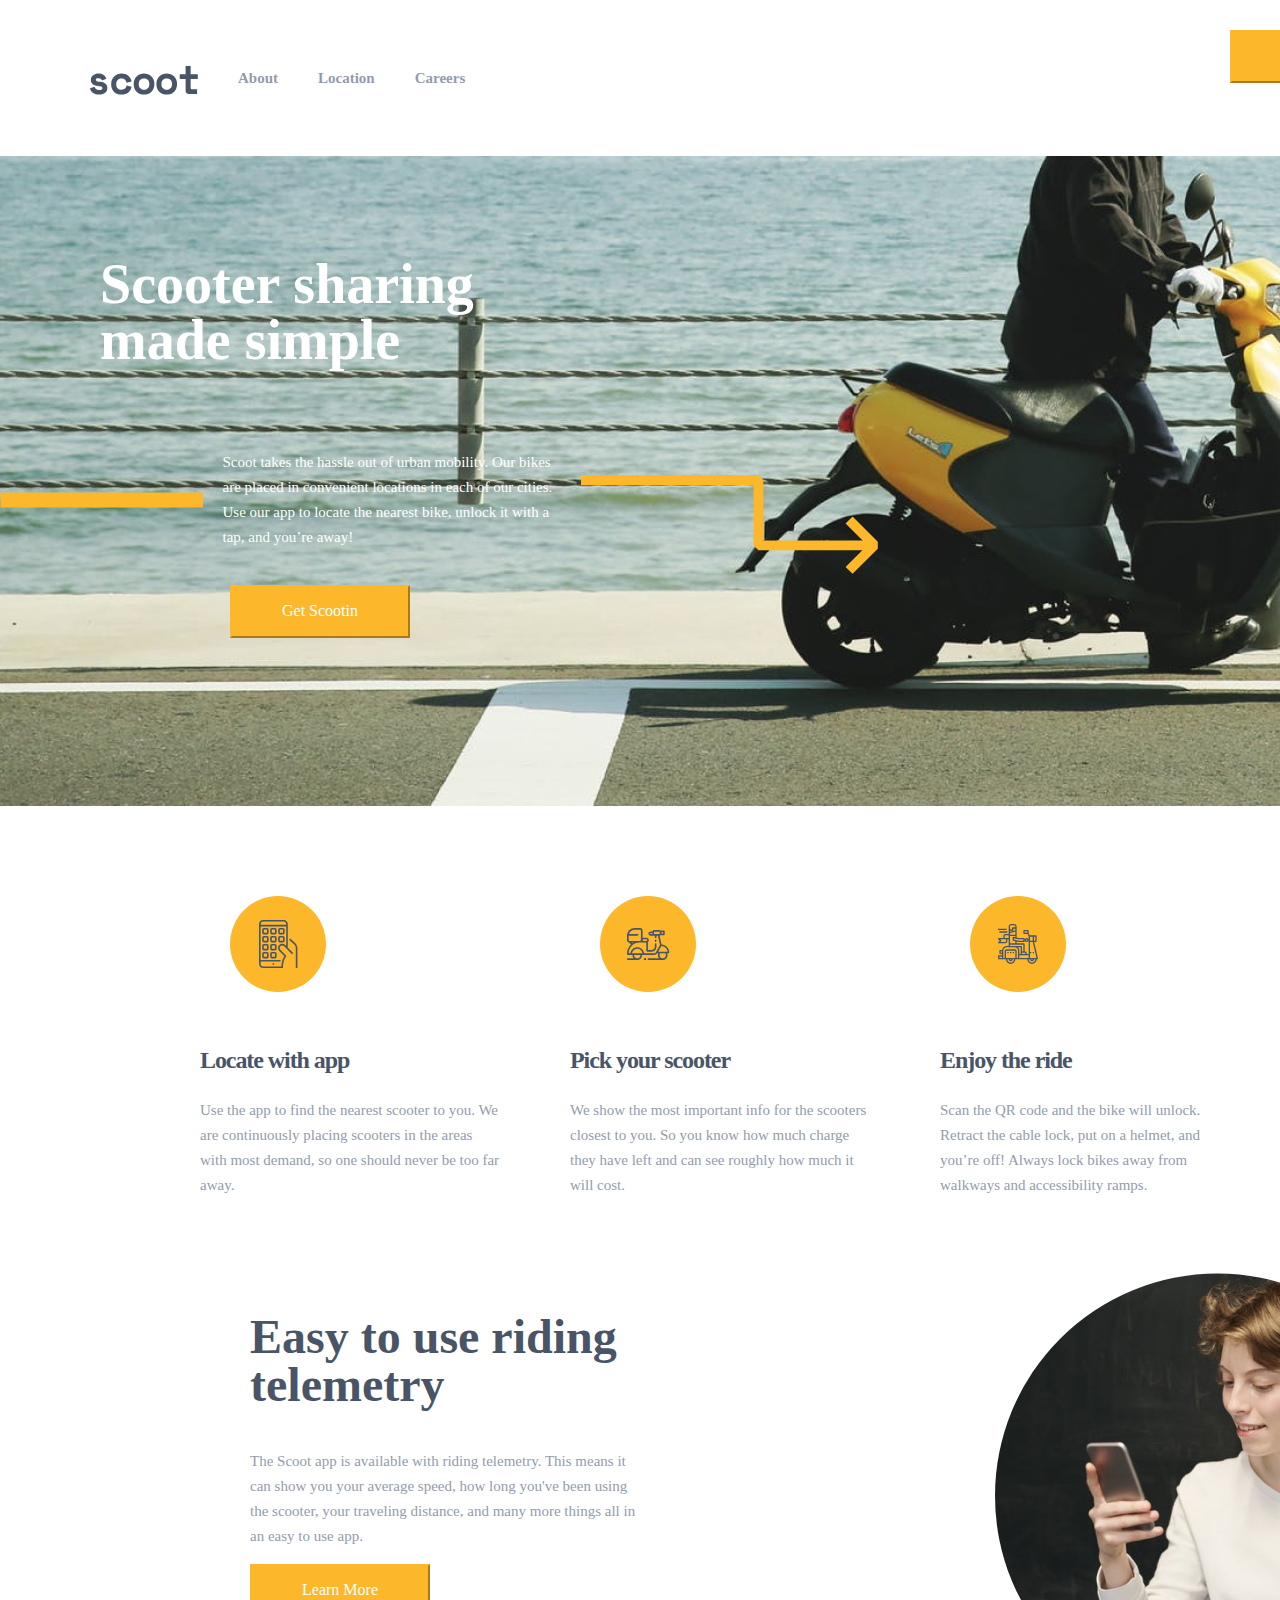
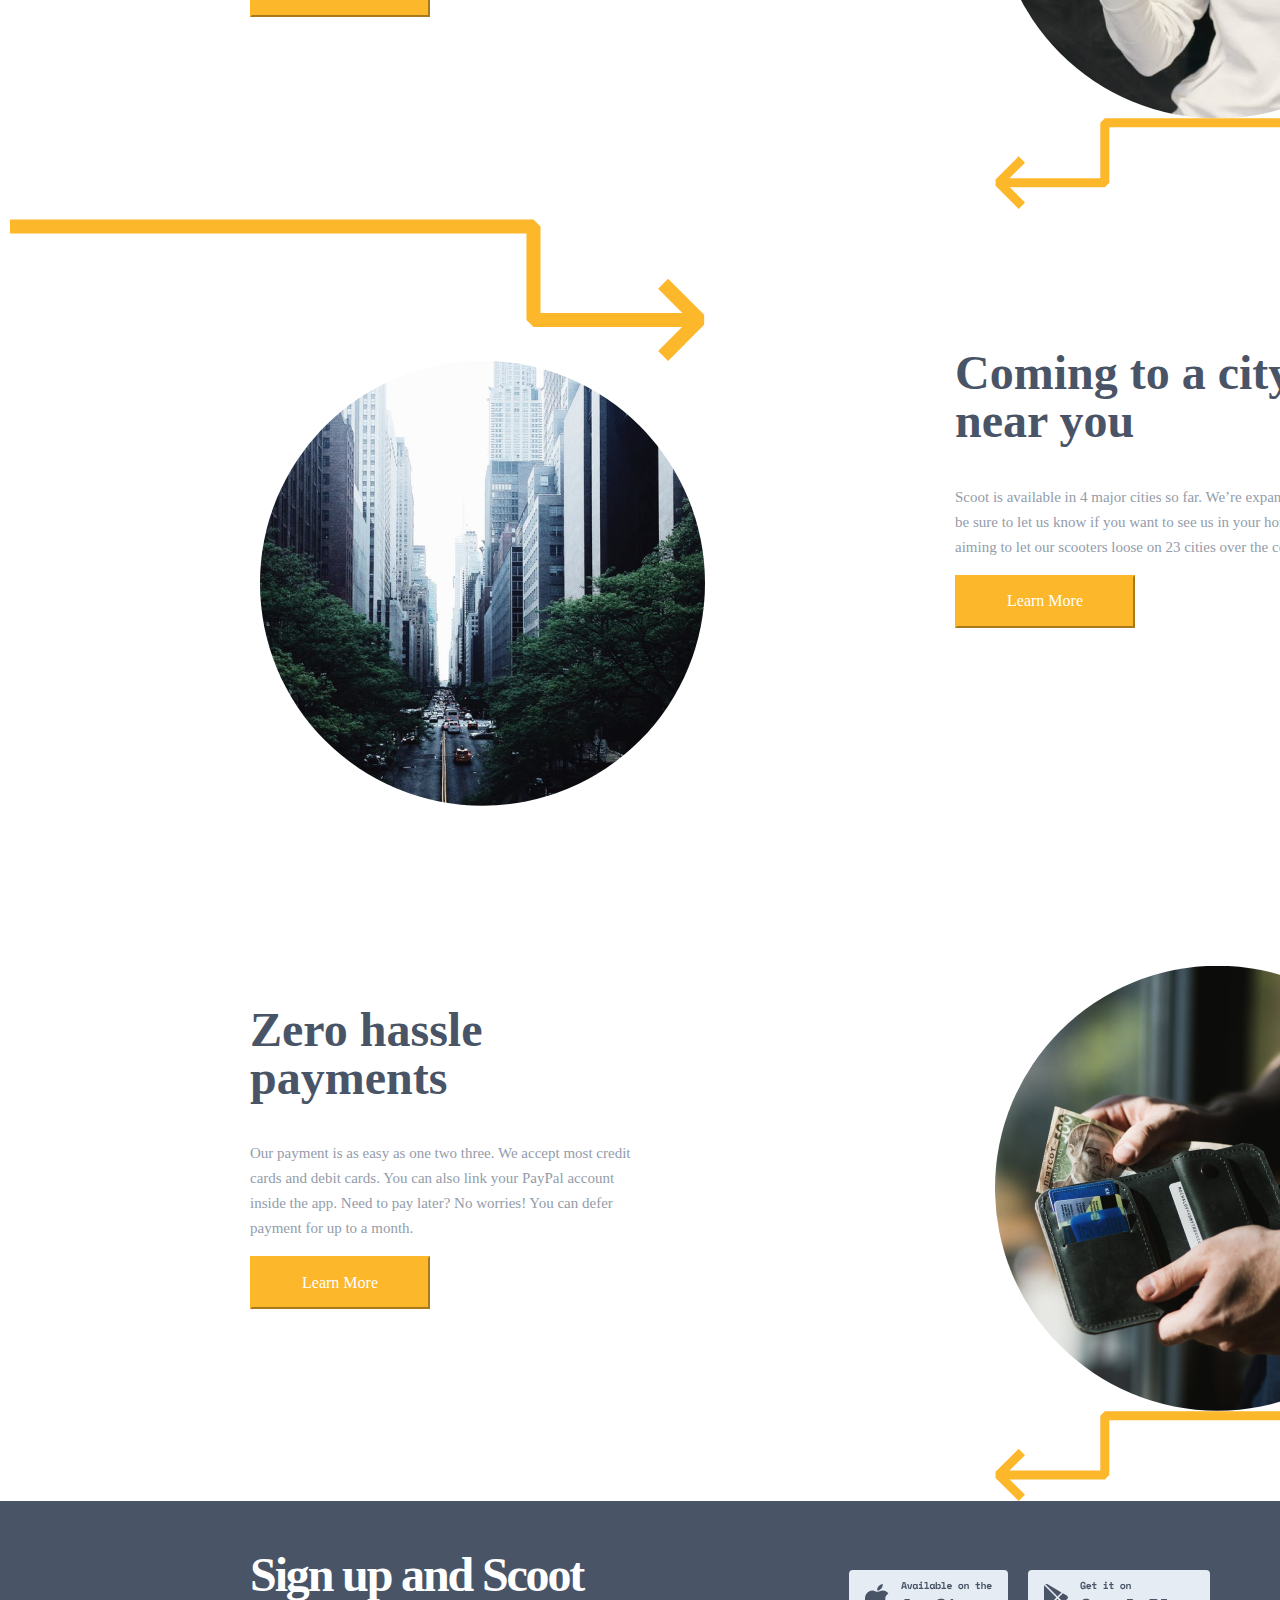
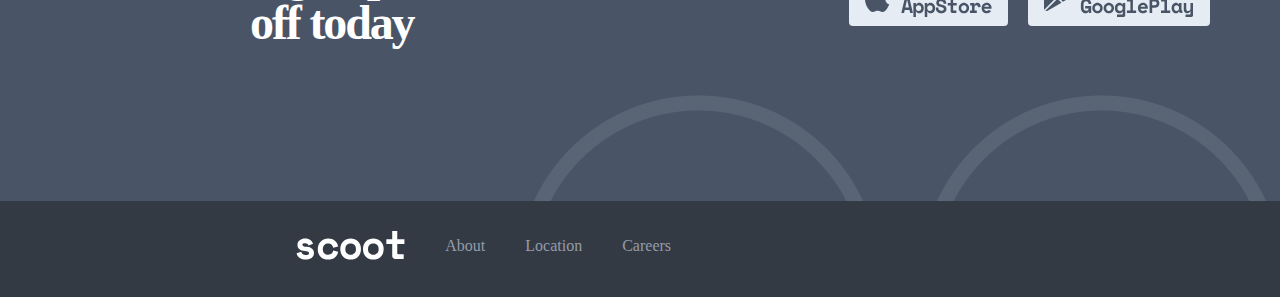
<file: index.html>
<!DOCTYPE html>
<html lang="en">

<head>
    <meta charset="UTF-8">
    <meta http-equiv="X-UA-Compatible" content="IE=edge">
    <meta name="viewport" content="width=device-width, initial-scale=1.0">
    <link rel="stylesheet" href="https://cdnjs.cloudflare.com/ajax/libs/font-awesome/6.1.2/css/all.min.css"
        integrity="sha512-1sCRPdkRXhBV2PBLUdRb4tMg1w2YPf37qatUFeS7zlBy7jJI8Lf4VHwWfZZfpXtYSLy85pkm9GaYVYMfw5BC1A=="
        crossorigin="anonymous" referrerpolicy="no-referrer" />
    <link rel="stylesheet" href="https://cdnjs.cloudflare.com/ajax/libs/font-awesome/6.1.2/css/all.min.css"
        integrity="sha512-1sCRPdkRXhBV2PBLUdRb4tMg1w2YPf37qatUFeS7zlBy7jJI8Lf4VHwWfZZfpXtYSLy85pkm9GaYVYMfw5BC1A=="
        crossorigin="anonymous" referrerpolicy="no-referrer" />
    <link rel="stylesheet" href="https://cdn.jsdelivr.net/npm/bootstrap@5.1.3/dist/css/bootstrap.min.css"
        integrity="sha384-1BmE4kWBq78iYhFldvKuhfTAU6auU8tT94WrHftjDbrCEXSU1oBoqyl2QvZ6jIW3" crossorigin="anonymous">
    <link rel="stylesheet" href="css/about.min.css">
    <link rel="stylesheet" href="css/veriable.css">
    <link rel="stylesheet" href="css/main.css">
    <title>Document</title>
</head>

<body>

    <div class="container">
        <header>
            <nav>
                <div class="nav__1">
                    <ul class="nav__item">
                        <li class="item"><a href="index.html"><img src="./images/logo.svg"></a></li>
                        <li class="item"><a href="about.html">About</a></li>
                        <li class="item"><a href="location.html">Location</a></li>
                        <li class="item"><a href="careers.html">Careers</a></li>
                    </ul>
                </div>
                <div class="nav__2">
                    <button>Get Scootin</button>
                </div>
            </nav>
        </header>

        <section class="bitman">
            <h2 class="bitman__title">
                Scooter sharing made simple
            </h2>
            <div class="bitman__text">
                <div class="flex-game">
                    <img src="images/bitman__right.svg" class="left">
                    <p>
                        Scoot takes the hassle out of urban mobility. Our bikes are placed in convenient locations in
                        each of our cities. Use our app to locate the nearest bike, unlock it with a tap, and you’re
                        away!
                    </p>
                    <img src="images/rigth1.svg" class="right">
                </div>
                <div class="get__button">
                    <button>Get Scootin</button>
                </div>

            </div>

        </section>

        <section class="flex-locate">




            <div class="locate__card">
                <!-- <img src="images/blue__bac.png" class="app"> -->
                <img src="images/app.svg">

                <div class="center">
                    <h3>Locate with app</h3>
                    <p>
                        Use the app to find the nearest scooter to you. We are continuously placing scooters in the
                        areas
                        with most demand, so one should never be too far away.
                    </p>
                </div>
            </div>
            <div class="locate__card">
                <img src="images/scooter.svg">
                <h3>Pick your scooter</h3>
                <p>
                    We show the most important info for the scooters closest to you. So you know how much charge
                    they
                    have left and can see roughly how much it will cost.
                </p>
            </div>
            <div class="locate__card">
                <img src="images/ride.svg">
                <h3>Enjoy the ride</h3>
                <p>
                    Scan the QR code and the bike will unlock. Retract the cable lock, put on a helmet, and you’re
                    off!
                    Always lock bikes away from walkways and accessibility ramps.
                </p>
            </div>


        </section>

        
        <section class="learn__section">

            <div class="easy__text">
                <h2 class="use">
                    Easy to use
                    riding telemetry
                </h2>
                <p class="riding">
                    The Scoot app is available with riding telemetry. This means it can show you your average speed, how
                    long you've been using the scooter, your traveling distance, and many more things all in an easy to
                    use app.
                </p>
                <button>Learn More</button>
            </div>

            <div class="flex-girl">
                <div class="girl">
                </div>
                <img src="images/left__next.svg" class="girl__left">
            </div>

        </section>


        <section class="learn__section">

            <div class="flex-car">
                <div class="flex-girl">
                    <img src="images/right__next.svg">
                    <div class="car">
                    </div>

                </div>

                <div class="easy__text">
                    <h2 class="use2">
                        Coming to a city near you
                    </h2>
                    <p class="riding2">
                        Scoot is available in 4 major cities so far. We’re expanding rapidly, so be sure to let us know if you want to see us in your hometown. We’re aiming to let our scooters loose on 23 cities over the coming year.
                    </p>
                    <button>Learn More</button>
                   
                </div>
            </div>

        </section>

        <section class="learn__section">

            <div class="easy__text">
                <h2 class="use">
                    Zero hassle payments
                </h2>
                <p class="riding">
                    Our payment is as easy as one two three. We accept most credit cards and debit cards. You can also
                    link your PayPal account inside the app. Need to pay later? No worries! You can defer payment for up
                    to a month.
                </p>
                <button>Learn More</button>
            </div>

            <div class="flex-girl">
                <div class="dollar">
                </div>
                <img src="images/left__next.svg" class="girl__left">
            </div>

        </section>

        <footer class="main__foot">

            <div class="flex-footer">
                <div class="sign__foot">

                    <div class="flex-img">
                        <h3>
                            Sign up and Scoot off today
                        </h3>

                        <img src="images/appstore.svg" class="goog">
                        <img src="images/googleplay.svg" class="goog">


                    </div>
                    <div class="oy">
                    </div>

                </div>

                <div class="foot">

                    <div class="nav__1">
                        <ul class="nav__item">
                            <li class="item"><img src="./images/white__scoot.svg"></li>
                            <li class="item">About</li>
                            <li class="item">Location</li>
                            <li class="item">Careers</li>
                        </ul>
                        <div class="icons">
                            <i class="fa-brands fa-square-facebook"></i>
                            <i class="fa-brands fa-twitter"></i>
                            <i class="fa-brands fa-instagram"></i>
                        </div>
                    </div>


                </div>
            </div>

        </footer>



    </div>
</body>
<script src="https://cdn.jsdelivr.net/npm/bootstrap@5.2.0/dist/js/bootstrap.bundle.min.js"
    integrity="sha384-A3rJD856KowSb7dwlZdYEkO39Gagi7vIsF0jrRAoQmDKKtQBHUuLZ9AsSv4jD4Xa" crossorigin="anonymous">


    </script>

</html>
</file>
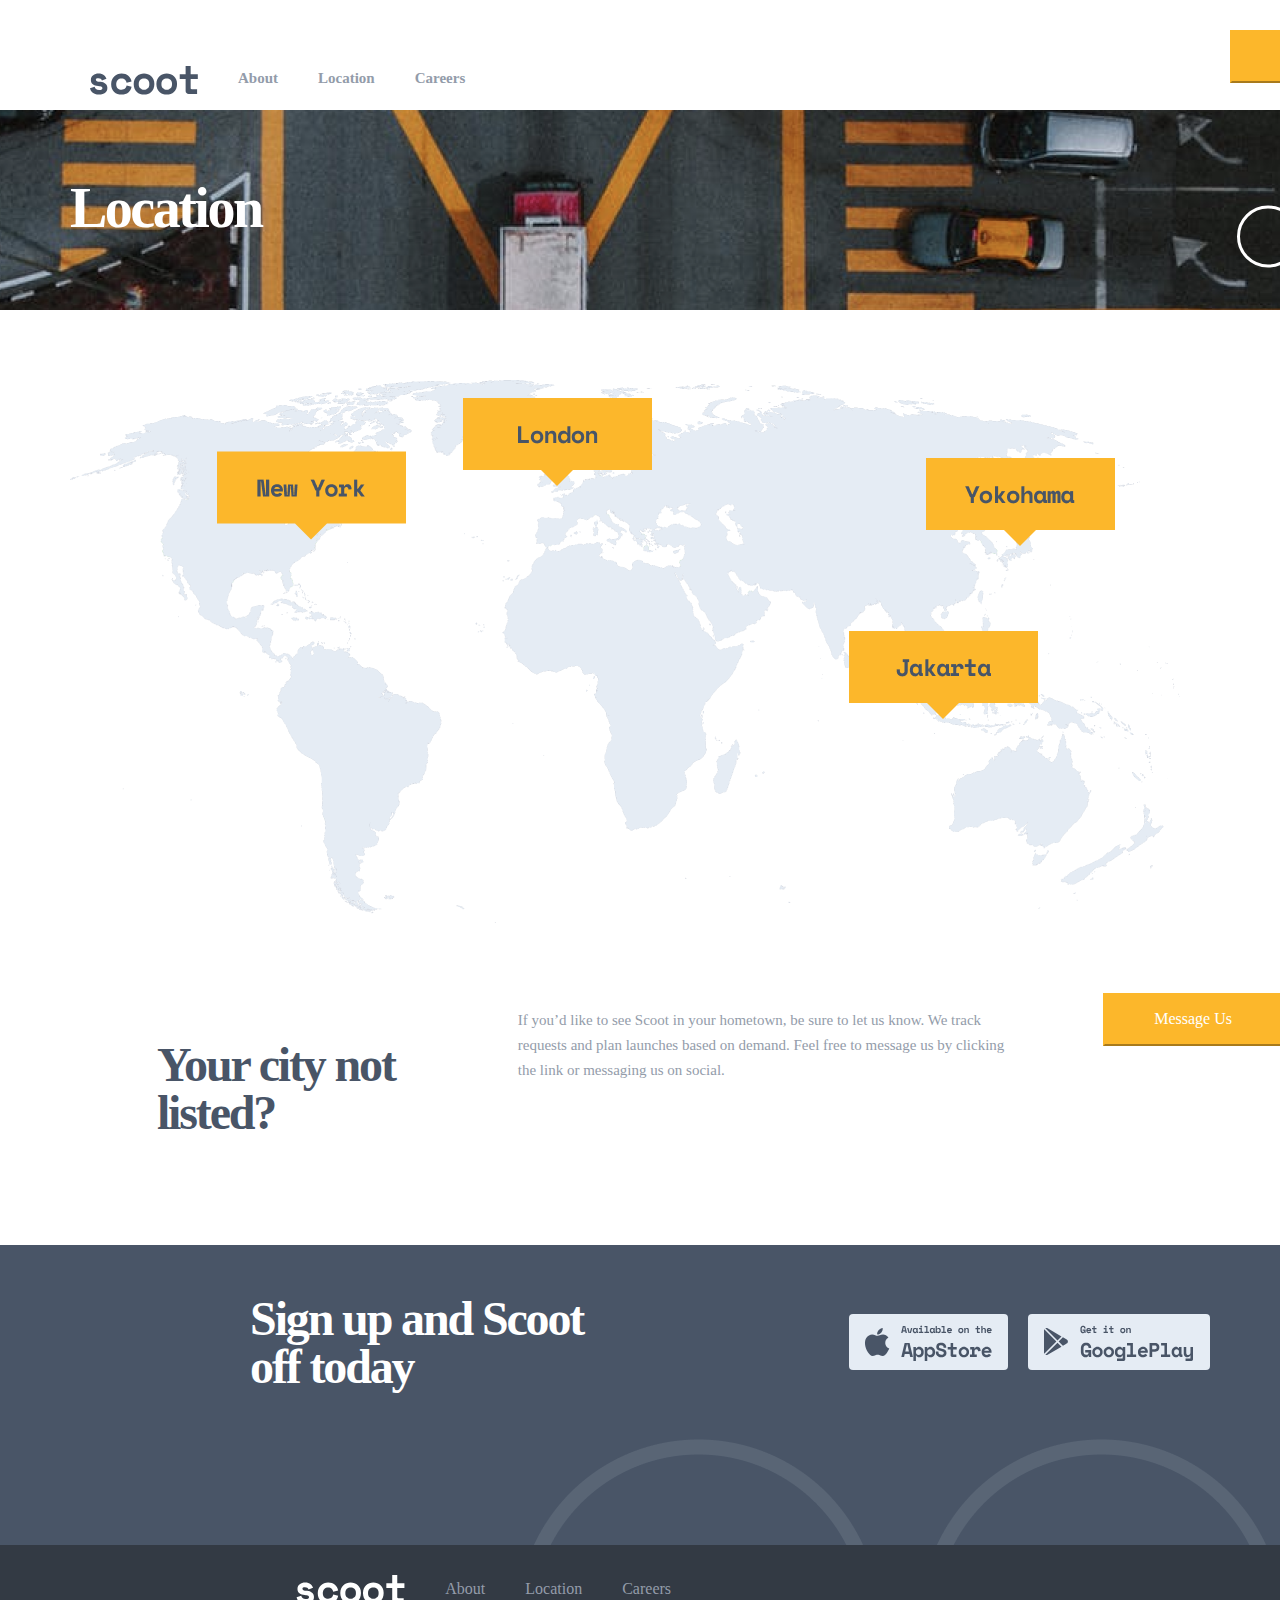
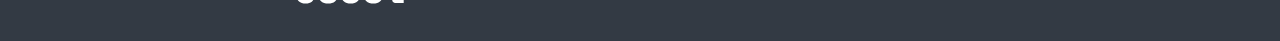
<file: location.html>
<!DOCTYPE html>
<html lang="en">

<head>
    <meta charset="UTF-8">
    <meta http-equiv="X-UA-Compatible" content="IE=edge">
    <meta name="viewport" content="width=device-width, initial-scale=1.0">
    <link rel="stylesheet" href="https://cdnjs.cloudflare.com/ajax/libs/font-awesome/6.1.2/css/all.min.css"
        integrity="sha512-1sCRPdkRXhBV2PBLUdRb4tMg1w2YPf37qatUFeS7zlBy7jJI8Lf4VHwWfZZfpXtYSLy85pkm9GaYVYMfw5BC1A=="
        crossorigin="anonymous" referrerpolicy="no-referrer" />
    <link rel="stylesheet" href="https://cdnjs.cloudflare.com/ajax/libs/font-awesome/6.1.2/css/all.min.css"
        integrity="sha512-1sCRPdkRXhBV2PBLUdRb4tMg1w2YPf37qatUFeS7zlBy7jJI8Lf4VHwWfZZfpXtYSLy85pkm9GaYVYMfw5BC1A=="
        crossorigin="anonymous" referrerpolicy="no-referrer" />
    <link rel="stylesheet" href="https://cdn.jsdelivr.net/npm/bootstrap@5.1.3/dist/css/bootstrap.min.css"
        integrity="sha384-1BmE4kWBq78iYhFldvKuhfTAU6auU8tT94WrHftjDbrCEXSU1oBoqyl2QvZ6jIW3" crossorigin="anonymous">
    <link rel="stylesheet" href="css/veriable.css">
    <link rel="stylesheet" href="css/main.css">
    <link rel="stylesheet" href="css/about.min.css">
    <link rel="stylesheet" href="css/main.min.css">
    <link rel="stylesheet" href="css/about.css">
    <link rel="stylesheet" href="css/careers.min.css">
    <link rel="stylesheet" href="css/careers.css">
    <link rel="stylesheet" href="css/location.min.css">
    <link rel="stylesheet" href="css/location.css">
    <title>Document</title>
</head>

<body>

    <div class="container">

        <!-- header -->

        <header>
            <nav>
                <div class="nav__1">
                    <ul class="nav__item">
                        <li class="item"><a href="index.html"><img src="./images/logo.svg"></a></li>
                        <li class="item"><a href="about.html">About</a></li>
                        <li class="item"><a href="location.html">Location</a></li>
                        <li class="item"><a href="careers.html">Careers</a></li>
                    </ul>
                </div>
                <div class="nav__2">
                    <button>Get Scootin</button>
                </div>
            </nav>
        </header>


        <!-- section 1 -->

        <section class="bitmap__car">
            <div class="about__flex">
                <h3>
                    Location
                </h3>
                <img src="images/3__ayla.svg">
            </div>
        </section>



        <section class="new__york">
            <img src="images/london.png">
        </section>


        <section>
            <div class="flex-city">
                
                    <h3>
                        Your city not listed?
                    </h3>
               
                    <p>
                        If you’d like to see Scoot in your hometown, be sure to let us know. We track requests and plan
                        launches based on demand. Feel free to message us by clicking the link or messaging us on
                        social.
                    </p>
                
                    <button>Message Us</button>
            </div>
        </section>




        <!-- start footer -->

        <footer class="main__foot">

            <div class="flex-footer">
                <div class="sign__foot">

                    <div class="flex-img">
                        <h3>
                            Sign up and Scoot off today
                        </h3>

                        <img src="images/appstore.svg" class="goog">
                        <img src="images/googleplay.svg" class="goog">


                    </div>
                    <div class="oy">
                    </div>

                </div>

                <div class="foot">

                    <div class="nav__1">
                        <ul class="nav__item">
                            <li class="item"><img src="./images/white__scoot.svg"></li>
                            <li class="item">About</li>
                            <li class="item">Location</li>
                            <li class="item">Careers</li>
                        </ul>
                        <div class="icons">
                            <i class="fa-brands fa-square-facebook"></i>
                            <i class="fa-brands fa-twitter"></i>
                            <i class="fa-brands fa-instagram"></i>
                        </div>
                    </div>


                </div>
            </div>

        </footer>

        <!-- finish footer -->

    </div>
</body>
<script src="https://cdn.jsdelivr.net/npm/bootstrap@5.2.0/dist/js/bootstrap.min.js"
    integrity="sha384-ODmDIVzN+pFdexxHEHFBQH3/9/vQ9uori45z4JjnFsRydbmQbmL5t1tQ0culUzyK"
    crossorigin="anonymous"></script>

</html>
</file>
<file: css/veriable.css>
/*# sourceMappingURL=veriable.css.map */
</file>
<file: css/about.css>
.bitmap__car {
  width: 1440px;
  height: 200px;
  background: url(../images/Bitmap__about.png);
  background-size: cover;
  background-position: center;
  background-repeat: no-repeat;
}
.bitmap__car .about__flex {
  display: flex;
  justify-content: space-between;
  align-items: center;
}
.bitmap__car .about__flex h3 {
  font-family: "Space Mono";
  font-style: normal;
  font-weight: 700;
  font-size: 56px;
  line-height: 56px;
  /* identical to box height, or 100% */
  letter-spacing: -2.5px;
  margin-top: 70px;
  margin-left: 70px;
  color: #FFFFFF;
}
.bitmap__car .about__flex img {
  margin-top: 70px;
}
.bitmap__car .girl__tele {
  width: 445px;
  height: 445px;
  background-size: cover;
  background-position: center;
  background-repeat: no-repeat;
  background-image: url(../images/girl__telep.png);
  -webkit-clip-path: circle(50% at 50% 50%);
          clip-path: circle(50% at 50% 50%);
}
.bitmap__car .girl {
  width: 445px;
  height: 445px;
  background-size: cover;
  background-position: center;
  background-repeat: no-repeat;
  background-image: url(../../images/girl.png);
  -webkit-clip-path: circle(50% at 50% 50%);
          clip-path: circle(50% at 50% 50%);
}
.bitmap__car .girl .girl__left {
  background: #FCB72B;
  transform: matrix(-1, 0, 0, 1, 0, 0);
  width: 734.38px;
  height: 114.37px;
  -webkit-transform: matrix(-1, 0, 0, 1, 0, 0);
  -moz-transform: matrix(-1, 0, 0, 1, 0, 0);
  -ms-transform: matrix(-1, 0, 0, 1, 0, 0);
  -o-transform: matrix(-1, 0, 0, 1, 0, 0);
}
.bitmap__car .use {
  font-family: "Space Mono";
  font-style: normal;
  font-weight: 700;
  font-size: 48px;
  line-height: 48px;
  width: 80%;
  color: #495567;
}
.bitmap__car .riding {
  font-family: "Lexend Deca";
  font-style: normal;
  font-weight: 400;
  font-size: 15px;
  line-height: 25px;
  /* or 167% */
  font-weight: 400;
  font-size: 15px;
  color: #939CAA;
}

.learn__section1 {
  display: flex;
  justify-content: space-around;
  margin: 50px 50px;
}

.girl__tele {
  width: 445px;
  height: 445px;
  margin-top: 50px;
  background-size: cover;
  background-position: center;
  background-repeat: no-repeat;
  background-image: url(../images/girl__telep.png);
  -webkit-clip-path: circle(50% at 50% 50%);
          clip-path: circle(50% at 50% 50%);
}
.girl__tele .girl__left {
  background: #FCB72B;
  transform: matrix(-1, 0, 0, 1, 0, 0);
  width: 734.38px;
  height: 114.37px;
  -webkit-transform: matrix(-1, 0, 0, 1, 0, 0);
  -moz-transform: matrix(-1, 0, 0, 1, 0, 0);
  -ms-transform: matrix(-1, 0, 0, 1, 0, 0);
  -o-transform: matrix(-1, 0, 0, 1, 0, 0);
}

.use1 {
  font-family: "Space Mono";
  font-style: normal;
  font-weight: 700;
  font-size: 48px;
  line-height: 48px;
  width: 45%;
  margin-top: 130px;
  margin-left: 250px;
  color: #495567;
}

.use2 {
  font-family: "Space Mono";
  font-style: normal;
  font-weight: 700;
  font-size: 48px;
  line-height: 48px;
  width: 80%;
  margin-top: 130px;
  color: #495567;
}

.riding1 {
  font-family: "Lexend Deca";
  font-style: normal;
  font-weight: 400;
  font-size: 15px;
  line-height: 25px;
  /* or 167% */
  width: 45%;
  margin-top: 30px;
  margin-left: 250px;
  font-weight: 400;
  font-size: 15px;
  color: #939CAA;
}

.riding2 {
  font-family: "Lexend Deca";
  font-style: normal;
  font-weight: 400;
  font-size: 15px;
  line-height: 25px;
  /* or 167% */
  width: 90%;
  font-weight: 400;
  font-size: 15px;
  color: #939CAA;
}

.metro {
  width: 445px;
  height: 445px;
  margin-bottom: 150px;
  margin-left: 250px;
  background-size: cover;
  background-position: center;
  background-repeat: no-repeat;
  background-image: url(../images/poezd.png);
  -webkit-clip-path: circle(50% at 50% 50%);
          clip-path: circle(50% at 50% 50%);
}
.metro .girl__left {
  background: #FCB72B;
  transform: matrix(-1, 0, 0, 1, 0, 0);
  width: 734.38px;
  height: 114.37px;
  -webkit-transform: matrix(-1, 0, 0, 1, 0, 0);
  -moz-transform: matrix(-1, 0, 0, 1, 0, 0);
  -ms-transform: matrix(-1, 0, 0, 1, 0, 0);
  -o-transform: matrix(-1, 0, 0, 1, 0, 0);
}

.flex-value {
  display: flex;
  justify-content: center;
  flex-direction: column;
}
.flex-value .our {
  font-family: "Space Mono";
  font-style: normal;
  font-weight: 700;
  font-size: 48px;
  line-height: 48px;
  /* identical to box height, or 100% */
  text-align: center;
  letter-spacing: -2.14286px;
  color: #495567;
}

.iphone {
  width: 300px;
  height: 300px;
  left: 103px;
  top: 1679px;
  background-size: cover;
  background-repeat: no-repeat;
  background-position: center;
  -webkit-clip-path: circle(50% at 50% 50%);
          clip-path: circle(50% at 50% 50%);
  background-image: url(../images/iphone.svg);
}

.mot {
  width: 300px;
  height: 300px;
  left: 103px;
  top: 1679px;
  background-size: cover;
  background-repeat: no-repeat;
  background-position: center;
  -webkit-clip-path: circle(50% at 50% 50%);
          clip-path: circle(50% at 50% 50%);
  background-image: url(../images/motosikl.svg);
}

.community {
  width: 300px;
  height: 300px;
  left: 103px;
  top: 1679px;
  background-size: cover;
  background-repeat: no-repeat;
  background-position: center;
  -webkit-clip-path: circle(50% at 50% 50%);
          clip-path: circle(50% at 50% 50%);
  background-image: url(../images/community.svg);
}

.con-card {
  display: flex;
  justify-content: center;
  flex-direction: column;
  align-items: center;
}
.con-card .das {
  width: 100px;
}

.con {
  display: flex;
  justify-content: space-evenly;
  margin: 30px 30px;
}
.con .con-card {
  width: 30%;
  margin: 30px 30px;
}
.con h3 {
  font-family: "Space Mono";
  margin: 20px 20px;
  font-style: normal;
  font-weight: 700;
  font-size: 24px;
  line-height: 28px;
  /* identical to box height, or 117% */
  text-align: center;
  letter-spacing: -1.07143px;
  color: #495567;
}
.con p {
  font-family: "Lexend Deca";
  font-style: normal;
  font-weight: 400;
  font-size: 15px;
  line-height: 25px;
  width: 80%;
  /* or 167% */
  text-align: center;
  color: #939CAA;
}

.faq__text {
  display: flex;
  justify-content: center;
  align-items: center;
  text-align: center;
  margin: 20px 20px;
}

.FAQs {
  display: flex;
  justify-content: space-around;
}
.FAQs .safe {
  display: flex;
  flex-direction: column;
  width: 60%;
}
.FAQs .safe h3 {
  font-family: "Space Mono";
  font-style: normal;
  font-weight: 700;
  font-size: 40px;
  line-height: 48px;
  /* identical to box height, or 120% */
  letter-spacing: -1.78571px;
  margin: 40px;
  color: #495567;
}

.flex-faq {
  width: 70%;
  margin-bottom: 100px;
}/*# sourceMappingURL=about.css.map */
</file>
<file: css/careers.css>
.bitmap__way {
  width: 1440px;
  height: 200px;
  background: url(../images/Bitmap__about.png);
  background-size: cover;
  background-position: center;
  background-repeat: no-repeat;
}
.bitmap__way.about__flex {
  display: flex;
  justify-content: space-between;
  align-items: center;
}
.bitmap__way.about__flex h3 {
  font-family: "Space Mono";
  font-style: normal;
  font-weight: 700;
  font-size: 56px;
  line-height: 56px;
  /* identical to box height, or 100% */
  letter-spacing: -2.5px;
  margin-top: 70px;
  margin-left: 70px;
  color: #FFFFFF;
}
.bitmap__way.about__flex img {
  margin-top: 70px;
}

.comand {
  width: 445px;
  height: 445px;
  background-size: cover;
  background-position: center;
  background-repeat: no-repeat;
  background: url(../images/comand.png);
  -webkit-clip-path: circle(50% at 50% 50%);
          clip-path: circle(50% at 50% 50%);
}
.comand .girl__left {
  background: #FCB72B;
  transform: matrix(-1, 0, 0, 1, 0, 0);
  width: 734.38px;
  height: 114.37px;
  -webkit-transform: matrix(-1, 0, 0, 1, 0, 0);
  -moz-transform: matrix(-1, 0, 0, 1, 0, 0);
  -ms-transform: matrix(-1, 0, 0, 1, 0, 0);
  -o-transform: matrix(-1, 0, 0, 1, 0, 0);
}

.flex-develop {
  display: flex;
  justify-content: center;
  flex-direction: column;
}
.flex-develop .flex__develop {
  display: flex;
  justify-content: center;
  align-items: center;
  flex-direction: column;
}
.flex-develop .design__card {
  display: flex;
  justify-content: space-around;
  width: 100%;
  height: 150px;
}
.flex-develop .design__card h3 {
  font-family: "Space Mono";
  font-style: normal;
  font-weight: 700;
  font-size: 24px;
  line-height: 28px;
  /* identical to box height, or 117% */
  letter-spacing: -1.07143px;
  color: #495567;
}

@media (max-width: 768px) {
  .bitmap__way {
    width: 768px;
    height: 200px;
    background: url(../images/Bitmap__about.png);
    background-size: cover;
    background-position: center;
    background-repeat: no-repeat;
  }
  .bitmap__way.about__flex {
    display: flex;
    justify-content: space-between;
    align-items: center;
  }
  .bitmap__way.about__flex h3 {
    font-family: "Space Mono";
    font-style: normal;
    font-weight: 700;
    font-size: 56px;
    line-height: 56px;
    /* identical to box height, or 100% */
    letter-spacing: -2.5px;
    margin-top: 70px;
    margin-left: 70px;
    color: #FFFFFF;
  }
  .bitmap__way.about__flex img {
    margin-top: 70px;
  }
  .comand {
    width: 445px;
    height: 445px;
    background-size: cover;
    background-position: center;
    background-repeat: no-repeat;
    background: url(../images/comand.png);
    -webkit-clip-path: circle(50% at 50% 50%);
            clip-path: circle(50% at 50% 50%);
  }
  .comand .girl__left {
    background: #FCB72B;
    transform: matrix(-1, 0, 0, 1, 0, 0);
    width: 734.38px;
    height: 114.37px;
    -webkit-transform: matrix(-1, 0, 0, 1, 0, 0);
    -moz-transform: matrix(-1, 0, 0, 1, 0, 0);
    -ms-transform: matrix(-1, 0, 0, 1, 0, 0);
    -o-transform: matrix(-1, 0, 0, 1, 0, 0);
  }
  .flex-develop {
    display: flex;
    justify-content: center;
    flex-direction: column;
  }
  .flex-develop .flex__develop {
    display: flex;
    justify-content: center;
    align-items: center;
    flex-direction: column;
  }
  .flex-develop .design__card {
    display: flex;
    justify-content: space-around;
    width: 100%;
    height: 150px;
  }
  .flex-develop .design__card h3 {
    font-family: "Space Mono";
    font-style: normal;
    font-weight: 700;
    font-size: 24px;
    line-height: 28px;
    /* identical to box height, or 117% */
    letter-spacing: -1.07143px;
    color: #495567;
  }
}/*# sourceMappingURL=careers.css.map */
</file>
<file: css/location.css>
.new__york {
  margin: 70px 70px;
  width: 1110px;
  height: 542.81px;
}

.flex-city {
  display: flex;
  justify-content: space-evenly;
  margin: 60px 60px;
}
.flex-city h3 {
  font-family: "Space Mono";
  font-style: normal;
  font-weight: 700;
  font-size: 48px;
  line-height: 48px;
  /* or 100% */
  width: 20%;
  letter-spacing: -2.14286px;
  color: #495567;
}
.flex-city p {
  font-family: "Lexend Deca";
  font-style: normal;
  font-weight: 400;
  font-size: 15px;
  line-height: 25px;
  /* or 167% */
  width: 37%;
  color: #939CAA;
}

@media (max-width: 768px) {
  .bitmap__car {
    width: 700px;
  }
  .bitmap__car .about__flex {
    display: flex;
    justify-content: space-around;
  }
  .new__york {
    margin: 10px 10px;
    width: 689px;
    height: 337px;
  }
  .flex-city {
    display: flex;
    justify-content: space-evenly;
    margin: 60px 60px;
    flex-direction: column;
  }
  .flex-city h3 {
    text-align: center;
    font-family: "Space Mono";
    font-style: normal;
    font-weight: 700;
    font-size: 48px;
    line-height: 48px;
    /* or 100% */
    width: 20%;
    letter-spacing: -2.14286px;
    color: #495567;
  }
  .flex-city p {
    font-family: "Lexend Deca";
    font-style: normal;
    font-weight: 400;
    font-size: 15px;
    line-height: 25px;
    /* or 167% */
    width: 20%;
    text-align: center;
    color: #939CAA;
  }
}
@media (max-width: 593px) {
  .new__york {
    margin: 10px 10px;
    width: 689px;
    height: 337px;
  }
  .flex-city {
    display: flex;
    justify-content: space-evenly;
    margin: 60px 60px;
    flex-direction: column;
  }
  .flex-city h3 {
    text-align: center;
    font-family: "Space Mono";
    font-style: normal;
    font-weight: 700;
    font-size: 48px;
    line-height: 48px;
    /* or 100% */
    width: 20%;
    letter-spacing: -2.14286px;
    color: #495567;
  }
  .flex-city p {
    font-family: "Lexend Deca";
    font-style: normal;
    font-weight: 400;
    font-size: 15px;
    line-height: 25px;
    /* or 167% */
    width: 20%;
    text-align: center;
    color: #939CAA;
  }
}/*# sourceMappingURL=location.css.map */
</file>
<file: css/about.min.css>
.bitmap__car{width:1440px;height:200px;background:url(../images/Bitmap__about.png);background-size:cover;background-position:center;background-repeat:no-repeat}.bitmap__car .about__flex{display:flex;justify-content:space-between;align-items:center}.bitmap__car .about__flex h3{font-family:"Space Mono";font-style:normal;font-weight:700;font-size:56px;line-height:56px;letter-spacing:-2.5px;margin-top:70px;margin-left:70px;color:#fff}.bitmap__car .about__flex img{margin-top:70px}.bitmap__car .girl__tele{width:445px;height:445px;background-size:cover;background-position:center;background-repeat:no-repeat;background-image:url(../images/girl__telep.png);-webkit-clip-path:circle(50% at 50% 50%);clip-path:circle(50% at 50% 50%)}.bitmap__car .girl{width:445px;height:445px;background-size:cover;background-position:center;background-repeat:no-repeat;background-image:url(../../images/girl.png);-webkit-clip-path:circle(50% at 50% 50%);clip-path:circle(50% at 50% 50%)}.bitmap__car .girl .girl__left{background:#fcb72b;transform:matrix(-1, 0, 0, 1, 0, 0);width:734.38px;height:114.37px;-webkit-transform:matrix(-1, 0, 0, 1, 0, 0);-moz-transform:matrix(-1, 0, 0, 1, 0, 0);-ms-transform:matrix(-1, 0, 0, 1, 0, 0);-o-transform:matrix(-1, 0, 0, 1, 0, 0)}.bitmap__car .use{font-family:"Space Mono";font-style:normal;font-weight:700;font-size:48px;line-height:48px;width:80%;color:#495567}.bitmap__car .riding{font-family:"Lexend Deca";font-style:normal;font-weight:400;font-size:15px;line-height:25px;font-weight:400;font-size:15px;color:#939caa}.learn__section1{display:flex;justify-content:space-around;margin:50px 50px}.girl__tele{width:445px;height:445px;margin-top:50px;background-size:cover;background-position:center;background-repeat:no-repeat;background-image:url(../images/girl__telep.png);-webkit-clip-path:circle(50% at 50% 50%);clip-path:circle(50% at 50% 50%)}.girl__tele .girl__left{background:#fcb72b;transform:matrix(-1, 0, 0, 1, 0, 0);width:734.38px;height:114.37px;-webkit-transform:matrix(-1, 0, 0, 1, 0, 0);-moz-transform:matrix(-1, 0, 0, 1, 0, 0);-ms-transform:matrix(-1, 0, 0, 1, 0, 0);-o-transform:matrix(-1, 0, 0, 1, 0, 0)}.use1{font-family:"Space Mono";font-style:normal;font-weight:700;font-size:48px;line-height:48px;width:45%;margin-top:130px;margin-left:250px;color:#495567}.use2{font-family:"Space Mono";font-style:normal;font-weight:700;font-size:48px;line-height:48px;width:80%;margin-top:130px;color:#495567}.riding1{font-family:"Lexend Deca";font-style:normal;font-weight:400;font-size:15px;line-height:25px;width:45%;margin-top:30px;margin-left:250px;font-weight:400;font-size:15px;color:#939caa}.riding2{font-family:"Lexend Deca";font-style:normal;font-weight:400;font-size:15px;line-height:25px;width:90%;font-weight:400;font-size:15px;color:#939caa}.metro{width:445px;height:445px;margin-bottom:150px;margin-left:250px;background-size:cover;background-position:center;background-repeat:no-repeat;background-image:url(../images/poezd.png);-webkit-clip-path:circle(50% at 50% 50%);clip-path:circle(50% at 50% 50%)}.metro .girl__left{background:#fcb72b;transform:matrix(-1, 0, 0, 1, 0, 0);width:734.38px;height:114.37px;-webkit-transform:matrix(-1, 0, 0, 1, 0, 0);-moz-transform:matrix(-1, 0, 0, 1, 0, 0);-ms-transform:matrix(-1, 0, 0, 1, 0, 0);-o-transform:matrix(-1, 0, 0, 1, 0, 0)}.flex-value{display:flex;justify-content:center;flex-direction:column}.flex-value .our{font-family:"Space Mono";font-style:normal;font-weight:700;font-size:48px;line-height:48px;text-align:center;letter-spacing:-2.14286px;color:#495567}.iphone{width:300px;height:300px;left:103px;top:1679px;background-size:cover;background-repeat:no-repeat;background-position:center;-webkit-clip-path:circle(50% at 50% 50%);clip-path:circle(50% at 50% 50%);background-image:url(../images/iphone.svg)}.mot{width:300px;height:300px;left:103px;top:1679px;background-size:cover;background-repeat:no-repeat;background-position:center;-webkit-clip-path:circle(50% at 50% 50%);clip-path:circle(50% at 50% 50%);background-image:url(../images/motosikl.svg)}.community{width:300px;height:300px;left:103px;top:1679px;background-size:cover;background-repeat:no-repeat;background-position:center;-webkit-clip-path:circle(50% at 50% 50%);clip-path:circle(50% at 50% 50%);background-image:url(../images/community.svg)}.con-card{display:flex;justify-content:center;flex-direction:column;align-items:center}.con-card .das{width:100px}.con{display:flex;justify-content:space-evenly;margin:30px 30px}.con .con-card{width:30%;margin:30px 30px}.con h3{font-family:"Space Mono";margin:20px 20px;font-style:normal;font-weight:700;font-size:24px;line-height:28px;text-align:center;letter-spacing:-1.07143px;color:#495567}.con p{font-family:"Lexend Deca";font-style:normal;font-weight:400;font-size:15px;line-height:25px;width:80%;text-align:center;color:#939caa}.faq__text{display:flex;justify-content:center;align-items:center;text-align:center;margin:20px 20px}.FAQs{display:flex;justify-content:space-around}.FAQs .safe{display:flex;flex-direction:column;width:60%}.FAQs .safe h3{font-family:"Space Mono";font-style:normal;font-weight:700;font-size:40px;line-height:48px;letter-spacing:-1.78571px;margin:40px;color:#495567}.flex-faq{width:70%;margin-bottom:100px}/*# sourceMappingURL=about.min.css.map */
</file>
<file: css/main.css>
/*! normalize.css v8.0.1 | MIT License | github.com/necolas/normalize.css */
/* Document
   ========================================================================== */
/**
 * 1. Correct the line height in all browsers.
 * 2. Prevent adjustments of font size after orientation changes in iOS.
 */
html {
  line-height: 1.15; /* 1 */
  -webkit-text-size-adjust: 100%; /* 2 */
}

/* Sections
   ========================================================================== */
/**
 * Remove the margin in all browsers.
 */
body {
  margin: 0;
}

/**
 * Render the `main` element consistently in IE.
 */
main {
  display: block;
}

/**
 * Correct the font size and margin on `h1` elements within `section` and
 * `article` contexts in Chrome, Firefox, and Safari.
 */
h1 {
  font-size: 2em;
  margin: 0.67em 0;
}

/* Grouping content
   ========================================================================== */
/**
 * 1. Add the correct box sizing in Firefox.
 * 2. Show the overflow in Edge and IE.
 */
hr {
  box-sizing: content-box; /* 1 */
  height: 0; /* 1 */
  overflow: visible; /* 2 */
}

/**
 * 1. Correct the inheritance and scaling of font size in all browsers.
 * 2. Correct the odd `em` font sizing in all browsers.
 */
pre {
  font-family: monospace, monospace; /* 1 */
  font-size: 1em; /* 2 */
}

/* Text-level semantics
   ========================================================================== */
/**
 * Remove the gray background on active links in IE 10.
 */
a {
  background-color: transparent;
}

/**
 * 1. Remove the bottom border in Chrome 57-
 * 2. Add the correct text decoration in Chrome, Edge, IE, Opera, and Safari.
 */
abbr[title] {
  border-bottom: none; /* 1 */
  text-decoration: underline; /* 2 */
  -webkit-text-decoration: underline dotted;
          text-decoration: underline dotted; /* 2 */
}

/**
 * Add the correct font weight in Chrome, Edge, and Safari.
 */
b,
strong {
  font-weight: bolder;
}

/**
 * 1. Correct the inheritance and scaling of font size in all browsers.
 * 2. Correct the odd `em` font sizing in all browsers.
 */
code,
kbd,
samp {
  font-family: monospace, monospace; /* 1 */
  font-size: 1em; /* 2 */
}

/**
 * Add the correct font size in all browsers.
 */
small {
  font-size: 80%;
}

/**
 * Prevent `sub` and `sup` elements from affecting the line height in
 * all browsers.
 */
sub,
sup {
  font-size: 75%;
  line-height: 0;
  position: relative;
  vertical-align: baseline;
}

sub {
  bottom: -0.25em;
}

sup {
  top: -0.5em;
}

/* Embedded content
   ========================================================================== */
/**
 * Remove the border on images inside links in IE 10.
 */
img {
  border-style: none;
}

/* Forms
   ========================================================================== */
/**
 * 1. Change the font styles in all browsers.
 * 2. Remove the margin in Firefox and Safari.
 */
button,
input,
optgroup,
select,
textarea {
  font-family: inherit; /* 1 */
  font-size: 100%; /* 1 */
  line-height: 1.15; /* 1 */
  margin: 0; /* 2 */
}

/**
 * Show the overflow in IE.
 * 1. Show the overflow in Edge.
 */
button,
input { /* 1 */
  overflow: visible;
}

/**
 * Remove the inheritance of text transform in Edge, Firefox, and IE.
 * 1. Remove the inheritance of text transform in Firefox.
 */
button,
select { /* 1 */
  text-transform: none;
}

/**
 * Correct the inability to style clickable types in iOS and Safari.
 */
button,
[type=button],
[type=reset],
[type=submit] {
  -webkit-appearance: button;
}

/**
 * Remove the inner border and padding in Firefox.
 */
button::-moz-focus-inner,
[type=button]::-moz-focus-inner,
[type=reset]::-moz-focus-inner,
[type=submit]::-moz-focus-inner {
  border-style: none;
  padding: 0;
}

/**
 * Restore the focus styles unset by the previous rule.
 */
button:-moz-focusring,
[type=button]:-moz-focusring,
[type=reset]:-moz-focusring,
[type=submit]:-moz-focusring {
  outline: 1px dotted ButtonText;
}

/**
 * Correct the padding in Firefox.
 */
fieldset {
  padding: 0.35em 0.75em 0.625em;
}

/**
 * 1. Correct the text wrapping in Edge and IE.
 * 2. Correct the color inheritance from `fieldset` elements in IE.
 * 3. Remove the padding so developers are not caught out when they zero out
 *    `fieldset` elements in all browsers.
 */
legend {
  box-sizing: border-box; /* 1 */
  color: inherit; /* 2 */
  display: table; /* 1 */
  max-width: 100%; /* 1 */
  padding: 0; /* 3 */
  white-space: normal; /* 1 */
}

/**
 * Add the correct vertical alignment in Chrome, Firefox, and Opera.
 */
progress {
  vertical-align: baseline;
}

/**
 * Remove the default vertical scrollbar in IE 10+.
 */
textarea {
  overflow: auto;
}

/**
 * 1. Add the correct box sizing in IE 10.
 * 2. Remove the padding in IE 10.
 */
[type=checkbox],
[type=radio] {
  box-sizing: border-box; /* 1 */
  padding: 0; /* 2 */
}

/**
 * Correct the cursor style of increment and decrement buttons in Chrome.
 */
[type=number]::-webkit-inner-spin-button,
[type=number]::-webkit-outer-spin-button {
  height: auto;
}

/**
 * 1. Correct the odd appearance in Chrome and Safari.
 * 2. Correct the outline style in Safari.
 */
[type=search] {
  -webkit-appearance: textfield; /* 1 */
  outline-offset: -2px; /* 2 */
}

/**
 * Remove the inner padding in Chrome and Safari on macOS.
 */
[type=search]::-webkit-search-decoration {
  -webkit-appearance: none;
}

/**
 * 1. Correct the inability to style clickable types in iOS and Safari.
 * 2. Change font properties to `inherit` in Safari.
 */
::-webkit-file-upload-button {
  -webkit-appearance: button; /* 1 */
  font: inherit; /* 2 */
}

/* Interactive
   ========================================================================== */
/*
 * Add the correct display in Edge, IE 10+, and Firefox.
 */
details {
  display: block;
}

/*
 * Add the correct display in all browsers.
 */
summary {
  display: list-item;
}

/* Misc
   ========================================================================== */
/**
 * Add the correct display in IE 10+.
 */
template {
  display: none;
}

/**
 * Add the correct display in IE 10.
 */
[hidden] {
  display: none;
}

html {
  height: 100%;
  scroll-behavior: smooth;
  box-sizing: border-box;
}

*,
*::before,
*::after {
  box-sizing: inherit;
}

body {
  display: flex;
  flex-direction: column;
  height: 100%;
  font-family: "Arial", sans-serif;
  font-size: 16px;
  line-height: 1.5;
}

img {
  max-width: 100%;
  height: auto;
  vertical-align: middle;
}

button {
  width: 180px;
  height: 53px;
  background: #FCB72B;
  border-color: #FCB72B;
  color: #fff;
}

button:hover {
  background-color: #fff;
  border-color: #FCB72B;
  color: #FCB72B;
}

@media (max-width: 768px) {
  button {
    width: 100px;
    height: 43px;
    background: #FCB72B;
    border-color: #FCB72B;
    color: #fff;
    margin-right: 150px;
    margin-top: 20px;
  }
  button:hover {
    background-color: #fff;
    border-color: #FCB72B;
    color: #FCB72B;
  }
}
.container {
  width: 1440px;
  max-width: 1440px;
  font-family: "Space Mono";
}

body {
  font-family: "Space Mono", monospace;
  overflow-x: hidden;
}

@media (max-width: 768px) {
  .container {
    width: 768px;
    max-width: 768px;
  }
}
@media (max-width: 768px) {
  .container {
    width: 375px;
    max-width: 375px;
    flex-direction: column;
  }
}
header {
  background-color: #fff;
  width: 100%;
  height: 80px;
}

nav {
  display: flex;
  justify-content: space-between;
  margin: 30px 30px;
}
nav .nav__1 {
  display: flex;
  justify-content: space-around;
}
nav .nav__1 .nav__item {
  display: flex;
  justify-content: space-evenly;
  list-style-type: none;
}
nav .nav__1 .nav__item .item {
  padding: 20px 20px;
  color: #939CAA;
}
nav .nav__1 .nav__item .item a {
  text-decoration: none;
  font-family: "Space Mono";
  font-style: normal;
  font-weight: 700;
  font-size: 15px;
  line-height: 25px;
  /* identical to box height, or 167% */
  color: #939CAA;
}
nav .nav__1 .nav__item .item a:hover {
  text-decoration: none;
  font-family: "Space Mono";
  font-style: normal;
  font-weight: 700;
  font-size: 15px;
  line-height: 25px;
  /* identical to box height, or 167% */
  color: #FCB72B;
}

@media (max-width: 768px) {
  header {
    width: 768px;
    height: 96px;
    background-color: #fff;
  }
  nav {
    display: flex;
    justify-content: space-between;
  }
  nav .nav__1 {
    display: flex;
    justify-content: space-around;
  }
  nav .nav__1 .nav__item {
    display: flex;
    justify-content: space-evenly;
    list-style-type: none;
  }
  nav .nav__1 .nav__item .item {
    color: #939CAA;
  }
  nav .nav__1 .nav__item .item img {
    width: 107.82px;
    height: 28.56px;
    color: #495567;
  }
  nav .nav__1 .nav__item .item a {
    text-decoration: none;
    font-family: "Space Mono";
    font-style: normal;
    font-weight: 700;
    font-size: 15px;
    line-height: 25px;
    /* identical to box height, or 167% */
    color: #939CAA;
  }
  nav .nav__1 .nav__item .item a:hover {
    text-decoration: none;
    font-family: "Space Mono";
    font-style: normal;
    font-weight: 700;
    font-size: 15px;
    line-height: 25px;
    /* identical to box height, or 167% */
    color: #FCB72B;
  }
}
.bitman {
  background-size: cover;
  background-position: center;
  background-repeat: no-repeat;
  width: 1440px;
  height: 650px;
  background: url(../../images/Bitmap.jpg);
}
.bitman .bitman__title {
  color: #fff;
  font-weight: 700;
  padding-top: 100px;
  padding-left: 100px;
  width: 40%;
  font-size: 56px;
  line-height: 56px;
}
.bitman .flex-game {
  display: flex;
  justify-content: center;
  margin-right: -3900px;
  color: #fff;
  width: 61%;
  flex-direction: row-reverse;
}
.bitman .flex-game p {
  width: 80%;
  font-weight: 400;
  font-size: 15px;
  line-height: 25px;
  padding: 20px 20px;
}
.bitman .flex-game .left {
  margin-top: 60px;
  width: 446.38px;
  height: 99.37px;
}
.bitman .flex-game .right {
  width: 202.5px;
}

.get__button {
  margin: 0px 230px;
}

.poster {
  display: flex;
  justify-content: center;
  width: 1440px;
  max-width: 1440px;
  height: 500px;
}
.poster .app {
  position: absolute;
  width: 974px;
  height: 1px;
  left: 400px;
  top: 900px;
  max-width: 974px;
  border: 10px solid #E5ECF4;
}

.flex-locate {
  margin: 30px 30px;
  display: flex;
  justify-content: center;
}
.flex-locate .locate__card {
  width: 300px;
  margin: 30px 35px;
  z-index: 1;
}
.flex-locate .locate__card img {
  margin: 30px;
  z-index: 1;
}
.flex-locate .locate__card h3 {
  font-family: "Space Mono";
  font-style: normal;
  font-weight: 700;
  font-size: 24px;
  line-height: 28px;
  /* identical to box height, or 117% */
  letter-spacing: -1.07143px;
  color: #495567;
}
.flex-locate .locate__card p {
  font-family: "Lexend Deca";
  font-style: normal;
  font-weight: 400;
  font-size: 15px;
  line-height: 25px;
  /* or 167% */
  color: #939CAA;
}

.learn__section {
  display: flex;
  justify-content: space-around;
}
.learn__section .girl {
  width: 445px;
  height: 445px;
  background-size: cover;
  background-position: center;
  background-repeat: no-repeat;
  background-image: url(../../images/girl.png);
  -webkit-clip-path: circle(50% at 50% 50%);
          clip-path: circle(50% at 50% 50%);
}
.learn__section .girl .girl__left {
  background: #FCB72B;
  transform: matrix(-1, 0, 0, 1, 0, 0);
  background: #FCB72B;
  transform: matrix(-1, 0, 0, 1, 0, 0);
  width: 734.38px;
  height: 114.37px;
  -webkit-transform: matrix(-1, 0, 0, 1, 0, 0);
  -moz-transform: matrix(-1, 0, 0, 1, 0, 0);
  -ms-transform: matrix(-1, 0, 0, 1, 0, 0);
  -o-transform: matrix(-1, 0, 0, 1, 0, 0);
}
.learn__section .use {
  font-family: "Space Mono";
  font-style: normal;
  font-weight: 700;
  font-size: 48px;
  line-height: 48px;
  width: 50%;
  color: #495567;
}
.learn__section .riding {
  font-family: "Lexend Deca";
  font-style: normal;
  font-weight: 400;
  font-size: 15px;
  line-height: 25px;
  /* or 167% */
  width: 52%;
  font-weight: 400;
  font-size: 15px;
  color: #939CAA;
}
.learn__section .dollar {
  width: 445px;
  height: 445px;
  background-size: cover;
  background-position: center;
  background-repeat: no-repeat;
  background-image: url(../../images/dollar.png);
  -webkit-clip-path: circle(50% at 50% 50%);
          clip-path: circle(50% at 50% 50%);
}
.learn__section .car {
  width: 445px;
  height: 445px;
  margin-bottom: 150px;
  margin-left: 250px;
  background-size: cover;
  background-position: center;
  background-repeat: no-repeat;
  background-image: url(../../images/car.png);
  -webkit-clip-path: circle(50% at 50% 50%);
          clip-path: circle(50% at 50% 50%);
}
.learn__section .flex-car {
  margin: 10px 10px;
  display: flex;
}
.learn__section .easy__text {
  margin-left: 250px;
}
.learn__section .use1 {
  font-family: "Space Mono";
  font-style: normal;
  font-weight: 700;
  font-size: 48px;
  line-height: 48px;
  /* or 100% */
  width: 50%;
  letter-spacing: -2.14286px;
  margin-right: 200px;
  color: #495567;
}
.learn__section .riding1 {
  font-family: "Lexend Deca";
  font-style: normal;
  font-weight: 400;
  font-size: 15px;
  line-height: 25px;
  /* or 167% */
  width: 50%;
  color: #939CAA;
}
@media (max-width: 768px) {
  .learn__section .bitman {
    background-size: cover;
    background-position: center;
    background-repeat: no-repeat;
    width: 768px;
    height: 650px;
    background: url(../../images/Bitmap.jpg);
  }
  .learn__section .bitman .bitman__title {
    color: #fff;
    font-weight: 700;
    width: 70%;
    font-size: 56px;
    line-height: 56px;
  }
  .learn__section .bitman .flex-game {
    display: flex;
    justify-content: center;
    color: #fff;
    flex-direction: column-reverse;
  }
  .learn__section .bitman .flex-game p {
    font-family: "Lexend Deca";
    font-style: normal;
    font-weight: 400;
    font-size: 15px;
    line-height: 25px;
    /* or 167% */
    width: 90%;
    text-align: center;
    color: #FFFFFF;
  }
  .learn__section .bitman .flex-game .left {
    width: 400px;
    margin-top: 60px;
  }
  .learn__section .bitman .flex-game .right {
    width: 400px;
    display: none;
  }
  .learn__section .get__button {
    display: none;
  }
  .learn__section .flex-locate {
    margin: 10px 260px;
    display: flex;
    flex-direction: column;
    justify-content: center;
  }
  .learn__section .flex-locate .locate__card {
    width: 28%;
    margin: 20px 25px;
  }
  .learn__section .flex-locate .locate__card img {
    margin: 20px;
  }
  .learn__section .flex-locate .locate__card h3 {
    font-family: "Space Mono";
    font-style: normal;
    font-weight: 700;
    font-size: 24px;
    line-height: 28px;
    /* identical to box height, or 117% */
    letter-spacing: -1.07143px;
    color: #495567;
  }
  .learn__section .flex-locate .locate__card p {
    font-family: "Lexend Deca";
    font-style: normal;
    font-weight: 400;
    font-size: 15px;
    line-height: 25px;
    /* or 167% */
    color: #939CAA;
  }
  .learn__section .easy__text {
    margin-right: 200px;
    text-align: center;
  }
  .learn__section .learn__section {
    display: flex;
    justify-content: center;
    flex-direction: column-reverse;
    align-items: center;
    text-align: center;
  }
  .learn__section .learn__section .girl {
    width: 445px;
    height: 445px;
    background-size: cover;
    background-position: center;
    background-repeat: no-repeat;
    background-image: url(../../images/girl.png);
    -webkit-clip-path: circle(50% at 50% 50%);
            clip-path: circle(50% at 50% 50%);
  }
  .learn__section .learn__section .girl .girl__left {
    background: #FCB72B;
    transform: matrix(-1, 0, 0, 1, 0, 0);
    width: 734.38px;
    height: 114.37px;
    -webkit-transform: matrix(-1, 0, 0, 1, 0, 0);
    -moz-transform: matrix(-1, 0, 0, 1, 0, 0);
    -ms-transform: matrix(-1, 0, 0, 1, 0, 0);
    -o-transform: matrix(-1, 0, 0, 1, 0, 0);
  }
  .learn__section .learn__section .use {
    font-family: "Space Mono";
    font-style: normal;
    font-weight: 700;
    font-size: 48px;
    line-height: 48px;
    width: 50%;
    color: #495567;
  }
  .learn__section .learn__section .riding {
    font-family: "Lexend Deca";
    font-style: normal;
    font-weight: 400;
    font-size: 15px;
    line-height: 25px;
    /* or 167% */
    width: 74%;
    font-weight: 400;
    font-size: 15px;
    color: #939CAA;
  }
  .learn__section .learn__section .dollar {
    width: 445px;
    height: 445px;
    background-size: cover;
    background-position: center;
    background-repeat: no-repeat;
    background-image: url(../../images/dollar.png);
    -webkit-clip-path: circle(50% at 50% 50%);
            clip-path: circle(50% at 50% 50%);
  }
  .learn__section .learn__section .car {
    width: 445px;
    height: 445px;
    background-size: cover;
    background-position: center;
    background-repeat: no-repeat;
    background-image: url(../../images/car.png);
    -webkit-clip-path: circle(50% at 50% 50%);
            clip-path: circle(50% at 50% 50%);
  }
  .learn__section .learn__section .flex-car {
    margin: 50px 50px;
    display: flex;
    flex-direction: column;
  }
  .learn__section .learn__section .easy__text {
    margin: 10px 260px;
    display: flex;
    flex-direction: column;
    justify-content: center;
    width: 50%;
  }
  .learn__section .learn__section .use1 {
    font-family: "Space Mono";
    font-style: normal;
    font-weight: 700;
    font-size: 48px;
    line-height: 48px;
    /* or 100% */
    width: 80%;
    letter-spacing: -2.14286px;
    color: #495567;
  }
  .learn__section .learn__section .riding1 {
    font-family: "Lexend Deca";
    font-style: normal;
    font-weight: 400;
    font-size: 15px;
    line-height: 25px;
    /* or 167% */
    color: #939CAA;
  }
}

.flex-footer {
  display: flex;
  justify-content: space-between;
  flex-direction: column;
  width: 1440px;
  height: 396px;
}
.flex-footer .sign__foot {
  background: #495567;
  width: 1440px;
  height: 300px;
}
.flex-footer .sign__foot .flex-img {
  display: flex;
  justify-content: center;
}
.flex-footer .sign__foot .flex-img h3 {
  color: #fff;
  font-family: "Space Mono";
  font-style: normal;
  font-weight: 700;
  font-size: 48px;
  line-height: 48px;
  margin-left: 30px;
  margin-right: 200px;
  margin-top: 50px;
  height: 96px;
  width: 27%;
  /* or 100% */
  letter-spacing: -2.14286px;
  color: #FFFFFF;
}
.flex-footer .sign__foot .flex-img .goog {
  margin: 10px 10px;
}
.flex-footer .sign__foot .oy {
  width: 1000px;
  height: 150px;
  background: url(../../images/oyna.png);
  margin-left: 517px;
}
.flex-footer .foot {
  width: 1440px;
  height: 96px;
  color: #fff;
  background: #333A44;
}
.flex-footer .nav__1 {
  display: flex;
  justify-content: space-around;
}
.flex-footer .nav__1 .logo {
  color: #FFFFFF;
}
.flex-footer .nav__1 .nav__item {
  display: flex;
  justify-content: space-evenly;
  list-style-type: none;
  align-items: center;
  margin: 10px 10px;
}
.flex-footer .nav__1 .nav__item .item {
  padding: 20px 20px;
  color: #939CAA;
}
.flex-footer .nav__1 .nav__item .item:hover {
  padding: 20px 20px;
  color: #FCB72B;
  cursor: pointer;
}
.flex-footer .nav__1 .icons {
  font-size: 24px;
  display: flex;
  justify-content: center;
  align-items: center;
  color: #FCB72B;
}
.flex-footer .nav__1 .icons .fa-brands {
  margin: 10px 10px;
}
.flex-footer .nav__1 .fa-brands:hover {
  font-size: 24px;
  display: flex;
  justify-content: center;
  align-items: center;
  color: #fff;
  cursor: pointer;
}

@media (max-width: 768px) {
  .flex-footer {
    display: flex;
    justify-content: space-between;
    flex-direction: column;
    width: 100%;
    height: 300px;
  }
  .flex-footer .sign__foot {
    background: #495567;
    width: 700px;
    height: 300px;
  }
  .flex-footer .sign__foot .flex-img {
    display: flex;
    justify-content: center;
  }
  .flex-footer .sign__foot .flex-img h3 {
    color: #fff;
    font-family: "Space Mono";
    font-style: normal;
    font-weight: 700;
    font-size: 20px;
    line-height: 48px;
    /* or 100% */
    letter-spacing: -2.14286px;
    color: #FFFFFF;
  }
  .flex-footer .sign__foot .flex-img .goog {
    margin: 5px 5px;
  }
  .flex-footer .sign__foot .oy {
    width: 700px;
    height: 100px;
    background: url(../../images/oyna.png);
  }
  .flex-footer .foot {
    width: 700px;
    height: 90px;
    color: #fff;
    background: #333A44;
  }
  .flex-footer .nav__1 {
    display: flex;
    justify-content: space-around;
  }
  .flex-footer .nav__1 .logo {
    color: #FFFFFF;
  }
  .flex-footer .nav__1 .nav__item {
    display: flex;
    justify-content: space-evenly;
    list-style-type: none;
    align-items: center;
    margin: 10px 10px;
  }
  .flex-footer .nav__1 .nav__item .item {
    padding: 20px 20px;
    color: #939CAA;
  }
  .flex-footer .nav__1 .nav__item .item:hover {
    padding: 20px 20px;
    color: #FCB72B;
    cursor: pointer;
  }
  .flex-footer .nav__1 .icons {
    font-size: 24px;
    display: flex;
    justify-content: center;
    align-items: center;
    color: #FCB72B;
  }
  .flex-footer .nav__1 .icons .fa-brands {
    margin: 5px 5px;
  }
  .flex-footer .nav__1 .fa-brands:hover {
    font-size: 24px;
    display: flex;
    justify-content: center;
    align-items: center;
    color: #fff;
    cursor: pointer;
  }
}
@media (max-width: 375px) {
  .flex-footer {
    display: flex;
    justify-content: space-between;
    flex-direction: column;
    width: 100%;
    height: 300px;
  }
  .flex-footer .sign__foot {
    background: #495567;
    width: 375px;
    height: 300px;
  }
  .flex-footer .sign__foot .flex-img {
    display: flex;
    justify-content: center;
    flex-direction: column;
  }
  .flex-footer .sign__foot .flex-img h3 {
    color: #fff;
    font-family: "Space Mono";
    font-style: normal;
    font-weight: 700;
    font-size: 20px;
    line-height: 18px;
    /* or 100% */
    letter-spacing: -2.14286px;
    color: #FFFFFF;
  }
  .flex-footer .sign__foot .flex-img .goog {
    margin: 5px 5px;
    width: 100px;
  }
  .flex-footer .sign__foot .oy {
    width: 375px;
    height: 100px;
    background: url(../../images/oyna.png);
  }
  .flex-footer .foot {
    width: 375px;
    height: 90px;
    color: #fff;
    background: #333A44;
  }
  .flex-footer .nav__1 {
    display: flex;
    justify-content: space-around;
    flex-direction: column;
  }
  .flex-footer .nav__1 .logo {
    color: #FFFFFF;
  }
  .flex-footer .nav__1 .nav__item {
    display: flex;
    justify-content: space-evenly;
    list-style-type: none;
    align-items: center;
    margin: 10px 10px;
  }
  .flex-footer .nav__1 .nav__item .item {
    padding: 10px 10px;
    color: #939CAA;
  }
  .flex-footer .nav__1 .nav__item .item:hover {
    padding: 10px 10px;
    color: #FCB72B;
    cursor: pointer;
  }
  .flex-footer .nav__1 .icons {
    font-size: 24px;
    display: flex;
    justify-content: center;
    align-items: center;
    color: #FCB72B;
  }
  .flex-footer .nav__1 .icons .fa-brands {
    margin: 5px 5px;
  }
  .flex-footer .nav__1 .fa-brands:hover {
    font-size: 24px;
    display: flex;
    justify-content: center;
    align-items: center;
    color: #fff;
    cursor: pointer;
  }
}
.container {
  width: 1440px;
  max-width: 1440px;
  font-family: "Space Mono";
}

body {
  font-family: "Space Mono", monospace;
  overflow-x: hidden;
}

@media (max-width: 768px) {
  .container {
    width: 768px;
    max-width: 768px;
  }
}
@media (max-width: 768px) {
  .container {
    width: 375px;
    max-width: 375px;
    flex-direction: column;
  }
}/*# sourceMappingURL=main.css.map */
</file>
<file: css/main.min.css>
/*! normalize.css v8.0.1 | MIT License | github.com/necolas/normalize.css */html{line-height:1.15;-webkit-text-size-adjust:100%}body{margin:0}main{display:block}h1{font-size:2em;margin:.67em 0}hr{box-sizing:content-box;height:0;overflow:visible}pre{font-family:monospace,monospace;font-size:1em}a{background-color:rgba(0,0,0,0)}abbr[title]{border-bottom:none;text-decoration:underline;-webkit-text-decoration:underline dotted;text-decoration:underline dotted}b,strong{font-weight:bolder}code,kbd,samp{font-family:monospace,monospace;font-size:1em}small{font-size:80%}sub,sup{font-size:75%;line-height:0;position:relative;vertical-align:baseline}sub{bottom:-0.25em}sup{top:-0.5em}img{border-style:none}button,input,optgroup,select,textarea{font-family:inherit;font-size:100%;line-height:1.15;margin:0}button,input{overflow:visible}button,select{text-transform:none}button,[type=button],[type=reset],[type=submit]{-webkit-appearance:button}button::-moz-focus-inner,[type=button]::-moz-focus-inner,[type=reset]::-moz-focus-inner,[type=submit]::-moz-focus-inner{border-style:none;padding:0}button:-moz-focusring,[type=button]:-moz-focusring,[type=reset]:-moz-focusring,[type=submit]:-moz-focusring{outline:1px dotted ButtonText}fieldset{padding:.35em .75em .625em}legend{box-sizing:border-box;color:inherit;display:table;max-width:100%;padding:0;white-space:normal}progress{vertical-align:baseline}textarea{overflow:auto}[type=checkbox],[type=radio]{box-sizing:border-box;padding:0}[type=number]::-webkit-inner-spin-button,[type=number]::-webkit-outer-spin-button{height:auto}[type=search]{-webkit-appearance:textfield;outline-offset:-2px}[type=search]::-webkit-search-decoration{-webkit-appearance:none}::-webkit-file-upload-button{-webkit-appearance:button;font:inherit}details{display:block}summary{display:list-item}template{display:none}[hidden]{display:none}html{height:100%;scroll-behavior:smooth;box-sizing:border-box}*,*::before,*::after{box-sizing:inherit}body{display:flex;flex-direction:column;height:100%;font-family:"Arial",sans-serif;font-size:16px;line-height:1.5}img{max-width:100%;height:auto;vertical-align:middle}button{width:180px;height:53px;background:#fcb72b;border-color:#fcb72b;color:#fff}button:hover{background-color:#fff;border-color:#fcb72b;color:#fcb72b}@media(max-width: 768px){button{width:100px;height:43px;background:#fcb72b;border-color:#fcb72b;color:#fff;margin-right:150px;margin-top:20px}button:hover{background-color:#fff;border-color:#fcb72b;color:#fcb72b}}.container{width:1440px;max-width:1440px;font-family:"Space Mono"}body{font-family:"Space Mono",monospace;overflow-x:hidden}@media(max-width: 768px){.container{width:768px;max-width:768px}}@media(max-width: 768px){.container{width:375px;max-width:375px;flex-direction:column}}header{background-color:#fff;width:100%;height:80px}nav{display:flex;justify-content:space-between;margin:30px 30px}nav .nav__1{display:flex;justify-content:space-around}nav .nav__1 .nav__item{display:flex;justify-content:space-evenly;list-style-type:none}nav .nav__1 .nav__item .item{padding:20px 20px;color:#939caa}nav .nav__1 .nav__item .item a{text-decoration:none;font-family:"Space Mono";font-style:normal;font-weight:700;font-size:15px;line-height:25px;color:#939caa}nav .nav__1 .nav__item .item a:hover{text-decoration:none;font-family:"Space Mono";font-style:normal;font-weight:700;font-size:15px;line-height:25px;color:#fcb72b}@media(max-width: 768px){header{width:768px;height:96px;background-color:#fff}nav{display:flex;justify-content:space-between}nav .nav__1{display:flex;justify-content:space-around}nav .nav__1 .nav__item{display:flex;justify-content:space-evenly;list-style-type:none}nav .nav__1 .nav__item .item{color:#939caa}nav .nav__1 .nav__item .item img{width:107.82px;height:28.56px;color:#495567}nav .nav__1 .nav__item .item a{text-decoration:none;font-family:"Space Mono";font-style:normal;font-weight:700;font-size:15px;line-height:25px;color:#939caa}nav .nav__1 .nav__item .item a:hover{text-decoration:none;font-family:"Space Mono";font-style:normal;font-weight:700;font-size:15px;line-height:25px;color:#fcb72b}}.bitman{background-size:cover;background-position:center;background-repeat:no-repeat;width:1440px;height:650px;background:url(../../images/Bitmap.jpg)}.bitman .bitman__title{color:#fff;font-weight:700;padding-top:100px;padding-left:100px;width:40%;font-size:56px;line-height:56px}.bitman .flex-game{display:flex;justify-content:center;margin-right:-3900px;color:#fff;width:61%;flex-direction:row-reverse}.bitman .flex-game p{width:80%;font-weight:400;font-size:15px;line-height:25px;padding:20px 20px}.bitman .flex-game .left{margin-top:60px;width:446.38px;height:99.37px}.bitman .flex-game .right{width:202.5px}.get__button{margin:0px 230px}.poster{display:flex;justify-content:center;width:1440px;max-width:1440px;height:500px}.poster .app{position:absolute;width:974px;height:1px;left:400px;top:900px;max-width:974px;border:10px solid #e5ecf4}.flex-locate{margin:30px 30px;display:flex;justify-content:center}.flex-locate .locate__card{width:300px;margin:30px 35px;z-index:1}.flex-locate .locate__card img{margin:30px;z-index:1}.flex-locate .locate__card h3{font-family:"Space Mono";font-style:normal;font-weight:700;font-size:24px;line-height:28px;letter-spacing:-1.07143px;color:#495567}.flex-locate .locate__card p{font-family:"Lexend Deca";font-style:normal;font-weight:400;font-size:15px;line-height:25px;color:#939caa}.learn__section{display:flex;justify-content:space-around}.learn__section .girl{width:445px;height:445px;background-size:cover;background-position:center;background-repeat:no-repeat;background-image:url(../../images/girl.png);-webkit-clip-path:circle(50% at 50% 50%);clip-path:circle(50% at 50% 50%)}.learn__section .girl .girl__left{background:#fcb72b;transform:matrix(-1, 0, 0, 1, 0, 0);background:#fcb72b;transform:matrix(-1, 0, 0, 1, 0, 0);width:734.38px;height:114.37px;-webkit-transform:matrix(-1, 0, 0, 1, 0, 0);-moz-transform:matrix(-1, 0, 0, 1, 0, 0);-ms-transform:matrix(-1, 0, 0, 1, 0, 0);-o-transform:matrix(-1, 0, 0, 1, 0, 0)}.learn__section .use{font-family:"Space Mono";font-style:normal;font-weight:700;font-size:48px;line-height:48px;width:50%;color:#495567}.learn__section .riding{font-family:"Lexend Deca";font-style:normal;font-weight:400;font-size:15px;line-height:25px;width:52%;font-weight:400;font-size:15px;color:#939caa}.learn__section .dollar{width:445px;height:445px;background-size:cover;background-position:center;background-repeat:no-repeat;background-image:url(../../images/dollar.png);-webkit-clip-path:circle(50% at 50% 50%);clip-path:circle(50% at 50% 50%)}.learn__section .car{width:445px;height:445px;margin-bottom:150px;margin-left:250px;background-size:cover;background-position:center;background-repeat:no-repeat;background-image:url(../../images/car.png);-webkit-clip-path:circle(50% at 50% 50%);clip-path:circle(50% at 50% 50%)}.learn__section .flex-car{margin:10px 10px;display:flex}.learn__section .easy__text{margin-left:250px}.learn__section .use1{font-family:"Space Mono";font-style:normal;font-weight:700;font-size:48px;line-height:48px;width:50%;letter-spacing:-2.14286px;margin-right:200px;color:#495567}.learn__section .riding1{font-family:"Lexend Deca";font-style:normal;font-weight:400;font-size:15px;line-height:25px;width:50%;color:#939caa}@media(max-width: 768px){.learn__section .bitman{background-size:cover;background-position:center;background-repeat:no-repeat;width:768px;height:650px;background:url(../../images/Bitmap.jpg)}.learn__section .bitman .bitman__title{color:#fff;font-weight:700;width:70%;font-size:56px;line-height:56px}.learn__section .bitman .flex-game{display:flex;justify-content:center;color:#fff;flex-direction:column-reverse}.learn__section .bitman .flex-game p{font-family:"Lexend Deca";font-style:normal;font-weight:400;font-size:15px;line-height:25px;width:90%;text-align:center;color:#fff}.learn__section .bitman .flex-game .left{width:400px;margin-top:60px}.learn__section .bitman .flex-game .right{width:400px;display:none}.learn__section .get__button{display:none}.learn__section .flex-locate{margin:10px 260px;display:flex;flex-direction:column;justify-content:center}.learn__section .flex-locate .locate__card{width:28%;margin:20px 25px}.learn__section .flex-locate .locate__card img{margin:20px}.learn__section .flex-locate .locate__card h3{font-family:"Space Mono";font-style:normal;font-weight:700;font-size:24px;line-height:28px;letter-spacing:-1.07143px;color:#495567}.learn__section .flex-locate .locate__card p{font-family:"Lexend Deca";font-style:normal;font-weight:400;font-size:15px;line-height:25px;color:#939caa}.learn__section .easy__text{margin-right:200px;text-align:center}.learn__section .learn__section{display:flex;justify-content:center;flex-direction:column-reverse;align-items:center;text-align:center}.learn__section .learn__section .girl{width:445px;height:445px;background-size:cover;background-position:center;background-repeat:no-repeat;background-image:url(../../images/girl.png);-webkit-clip-path:circle(50% at 50% 50%);clip-path:circle(50% at 50% 50%)}.learn__section .learn__section .girl .girl__left{background:#fcb72b;transform:matrix(-1, 0, 0, 1, 0, 0);width:734.38px;height:114.37px;-webkit-transform:matrix(-1, 0, 0, 1, 0, 0);-moz-transform:matrix(-1, 0, 0, 1, 0, 0);-ms-transform:matrix(-1, 0, 0, 1, 0, 0);-o-transform:matrix(-1, 0, 0, 1, 0, 0)}.learn__section .learn__section .use{font-family:"Space Mono";font-style:normal;font-weight:700;font-size:48px;line-height:48px;width:50%;color:#495567}.learn__section .learn__section .riding{font-family:"Lexend Deca";font-style:normal;font-weight:400;font-size:15px;line-height:25px;width:74%;font-weight:400;font-size:15px;color:#939caa}.learn__section .learn__section .dollar{width:445px;height:445px;background-size:cover;background-position:center;background-repeat:no-repeat;background-image:url(../../images/dollar.png);-webkit-clip-path:circle(50% at 50% 50%);clip-path:circle(50% at 50% 50%)}.learn__section .learn__section .car{width:445px;height:445px;background-size:cover;background-position:center;background-repeat:no-repeat;background-image:url(../../images/car.png);-webkit-clip-path:circle(50% at 50% 50%);clip-path:circle(50% at 50% 50%)}.learn__section .learn__section .flex-car{margin:50px 50px;display:flex;flex-direction:column}.learn__section .learn__section .easy__text{margin:10px 260px;display:flex;flex-direction:column;justify-content:center;width:50%}.learn__section .learn__section .use1{font-family:"Space Mono";font-style:normal;font-weight:700;font-size:48px;line-height:48px;width:80%;letter-spacing:-2.14286px;color:#495567}.learn__section .learn__section .riding1{font-family:"Lexend Deca";font-style:normal;font-weight:400;font-size:15px;line-height:25px;color:#939caa}}.flex-footer{display:flex;justify-content:space-between;flex-direction:column;width:1440px;height:396px}.flex-footer .sign__foot{background:#495567;width:1440px;height:300px}.flex-footer .sign__foot .flex-img{display:flex;justify-content:center}.flex-footer .sign__foot .flex-img h3{color:#fff;font-family:"Space Mono";font-style:normal;font-weight:700;font-size:48px;line-height:48px;margin-left:30px;margin-right:200px;margin-top:50px;height:96px;width:27%;letter-spacing:-2.14286px;color:#fff}.flex-footer .sign__foot .flex-img .goog{margin:10px 10px}.flex-footer .sign__foot .oy{width:1000px;height:150px;background:url(../../images/oyna.png);margin-left:517px}.flex-footer .foot{width:1440px;height:96px;color:#fff;background:#333a44}.flex-footer .nav__1{display:flex;justify-content:space-around}.flex-footer .nav__1 .logo{color:#fff}.flex-footer .nav__1 .nav__item{display:flex;justify-content:space-evenly;list-style-type:none;align-items:center;margin:10px 10px}.flex-footer .nav__1 .nav__item .item{padding:20px 20px;color:#939caa}.flex-footer .nav__1 .nav__item .item:hover{padding:20px 20px;color:#fcb72b;cursor:pointer}.flex-footer .nav__1 .icons{font-size:24px;display:flex;justify-content:center;align-items:center;color:#fcb72b}.flex-footer .nav__1 .icons .fa-brands{margin:10px 10px}.flex-footer .nav__1 .fa-brands:hover{font-size:24px;display:flex;justify-content:center;align-items:center;color:#fff;cursor:pointer}@media(max-width: 768px){.flex-footer{display:flex;justify-content:space-between;flex-direction:column;width:100%;height:300px}.flex-footer .sign__foot{background:#495567;width:700px;height:300px}.flex-footer .sign__foot .flex-img{display:flex;justify-content:center}.flex-footer .sign__foot .flex-img h3{color:#fff;font-family:"Space Mono";font-style:normal;font-weight:700;font-size:20px;line-height:48px;letter-spacing:-2.14286px;color:#fff}.flex-footer .sign__foot .flex-img .goog{margin:5px 5px}.flex-footer .sign__foot .oy{width:700px;height:100px;background:url(../../images/oyna.png)}.flex-footer .foot{width:700px;height:90px;color:#fff;background:#333a44}.flex-footer .nav__1{display:flex;justify-content:space-around}.flex-footer .nav__1 .logo{color:#fff}.flex-footer .nav__1 .nav__item{display:flex;justify-content:space-evenly;list-style-type:none;align-items:center;margin:10px 10px}.flex-footer .nav__1 .nav__item .item{padding:20px 20px;color:#939caa}.flex-footer .nav__1 .nav__item .item:hover{padding:20px 20px;color:#fcb72b;cursor:pointer}.flex-footer .nav__1 .icons{font-size:24px;display:flex;justify-content:center;align-items:center;color:#fcb72b}.flex-footer .nav__1 .icons .fa-brands{margin:5px 5px}.flex-footer .nav__1 .fa-brands:hover{font-size:24px;display:flex;justify-content:center;align-items:center;color:#fff;cursor:pointer}}@media(max-width: 375px){.flex-footer{display:flex;justify-content:space-between;flex-direction:column;width:100%;height:300px}.flex-footer .sign__foot{background:#495567;width:375px;height:300px}.flex-footer .sign__foot .flex-img{display:flex;justify-content:center;flex-direction:column}.flex-footer .sign__foot .flex-img h3{color:#fff;font-family:"Space Mono";font-style:normal;font-weight:700;font-size:20px;line-height:18px;letter-spacing:-2.14286px;color:#fff}.flex-footer .sign__foot .flex-img .goog{margin:5px 5px;width:100px}.flex-footer .sign__foot .oy{width:375px;height:100px;background:url(../../images/oyna.png)}.flex-footer .foot{width:375px;height:90px;color:#fff;background:#333a44}.flex-footer .nav__1{display:flex;justify-content:space-around;flex-direction:column}.flex-footer .nav__1 .logo{color:#fff}.flex-footer .nav__1 .nav__item{display:flex;justify-content:space-evenly;list-style-type:none;align-items:center;margin:10px 10px}.flex-footer .nav__1 .nav__item .item{padding:10px 10px;color:#939caa}.flex-footer .nav__1 .nav__item .item:hover{padding:10px 10px;color:#fcb72b;cursor:pointer}.flex-footer .nav__1 .icons{font-size:24px;display:flex;justify-content:center;align-items:center;color:#fcb72b}.flex-footer .nav__1 .icons .fa-brands{margin:5px 5px}.flex-footer .nav__1 .fa-brands:hover{font-size:24px;display:flex;justify-content:center;align-items:center;color:#fff;cursor:pointer}}.container{width:1440px;max-width:1440px;font-family:"Space Mono"}body{font-family:"Space Mono",monospace;overflow-x:hidden}@media(max-width: 768px){.container{width:768px;max-width:768px}}@media(max-width: 768px){.container{width:375px;max-width:375px;flex-direction:column}}/*# sourceMappingURL=main.min.css.map */
</file>
<file: css/careers.min.css>
.bitmap__way{width:1440px;height:200px;background:url(../images/Bitmap__about.png);background-size:cover;background-position:center;background-repeat:no-repeat}.bitmap__way.about__flex{display:flex;justify-content:space-between;align-items:center}.bitmap__way.about__flex h3{font-family:"Space Mono";font-style:normal;font-weight:700;font-size:56px;line-height:56px;letter-spacing:-2.5px;margin-top:70px;margin-left:70px;color:#fff}.bitmap__way.about__flex img{margin-top:70px}.comand{width:445px;height:445px;background-size:cover;background-position:center;background-repeat:no-repeat;background:url(../images/comand.png);-webkit-clip-path:circle(50% at 50% 50%);clip-path:circle(50% at 50% 50%)}.comand .girl__left{background:#fcb72b;transform:matrix(-1, 0, 0, 1, 0, 0);width:734.38px;height:114.37px;-webkit-transform:matrix(-1, 0, 0, 1, 0, 0);-moz-transform:matrix(-1, 0, 0, 1, 0, 0);-ms-transform:matrix(-1, 0, 0, 1, 0, 0);-o-transform:matrix(-1, 0, 0, 1, 0, 0)}.flex-develop{display:flex;justify-content:center;flex-direction:column}.flex-develop .flex__develop{display:flex;justify-content:center;align-items:center;flex-direction:column}.flex-develop .design__card{display:flex;justify-content:space-around;width:100%;height:150px}.flex-develop .design__card h3{font-family:"Space Mono";font-style:normal;font-weight:700;font-size:24px;line-height:28px;letter-spacing:-1.07143px;color:#495567}@media(max-width: 768px){.bitmap__way{width:768px;height:200px;background:url(../images/Bitmap__about.png);background-size:cover;background-position:center;background-repeat:no-repeat}.bitmap__way.about__flex{display:flex;justify-content:space-between;align-items:center}.bitmap__way.about__flex h3{font-family:"Space Mono";font-style:normal;font-weight:700;font-size:56px;line-height:56px;letter-spacing:-2.5px;margin-top:70px;margin-left:70px;color:#fff}.bitmap__way.about__flex img{margin-top:70px}.comand{width:445px;height:445px;background-size:cover;background-position:center;background-repeat:no-repeat;background:url(../images/comand.png);-webkit-clip-path:circle(50% at 50% 50%);clip-path:circle(50% at 50% 50%)}.comand .girl__left{background:#fcb72b;transform:matrix(-1, 0, 0, 1, 0, 0);width:734.38px;height:114.37px;-webkit-transform:matrix(-1, 0, 0, 1, 0, 0);-moz-transform:matrix(-1, 0, 0, 1, 0, 0);-ms-transform:matrix(-1, 0, 0, 1, 0, 0);-o-transform:matrix(-1, 0, 0, 1, 0, 0)}.flex-develop{display:flex;justify-content:center;flex-direction:column}.flex-develop .flex__develop{display:flex;justify-content:center;align-items:center;flex-direction:column}.flex-develop .design__card{display:flex;justify-content:space-around;width:100%;height:150px}.flex-develop .design__card h3{font-family:"Space Mono";font-style:normal;font-weight:700;font-size:24px;line-height:28px;letter-spacing:-1.07143px;color:#495567}}/*# sourceMappingURL=careers.min.css.map */
</file>
<file: css/location.min.css>
.new__york{margin:70px 70px;width:1110px;height:542.81px}.flex-city{display:flex;justify-content:space-evenly;margin:60px 60px}.flex-city h3{font-family:"Space Mono";font-style:normal;font-weight:700;font-size:48px;line-height:48px;width:20%;letter-spacing:-2.14286px;color:#495567}.flex-city p{font-family:"Lexend Deca";font-style:normal;font-weight:400;font-size:15px;line-height:25px;width:37%;color:#939caa}@media(max-width: 768px){.bitmap__car{width:700px}.bitmap__car .about__flex{display:flex;justify-content:space-around}.new__york{margin:10px 10px;width:689px;height:337px}.flex-city{display:flex;justify-content:space-evenly;margin:60px 60px;flex-direction:column}.flex-city h3{text-align:center;font-family:"Space Mono";font-style:normal;font-weight:700;font-size:48px;line-height:48px;width:20%;letter-spacing:-2.14286px;color:#495567}.flex-city p{font-family:"Lexend Deca";font-style:normal;font-weight:400;font-size:15px;line-height:25px;width:20%;text-align:center;color:#939caa}}@media(max-width: 593px){.new__york{margin:10px 10px;width:689px;height:337px}.flex-city{display:flex;justify-content:space-evenly;margin:60px 60px;flex-direction:column}.flex-city h3{text-align:center;font-family:"Space Mono";font-style:normal;font-weight:700;font-size:48px;line-height:48px;width:20%;letter-spacing:-2.14286px;color:#495567}.flex-city p{font-family:"Lexend Deca";font-style:normal;font-weight:400;font-size:15px;line-height:25px;width:20%;text-align:center;color:#939caa}}/*# sourceMappingURL=location.min.css.map */
</file>
